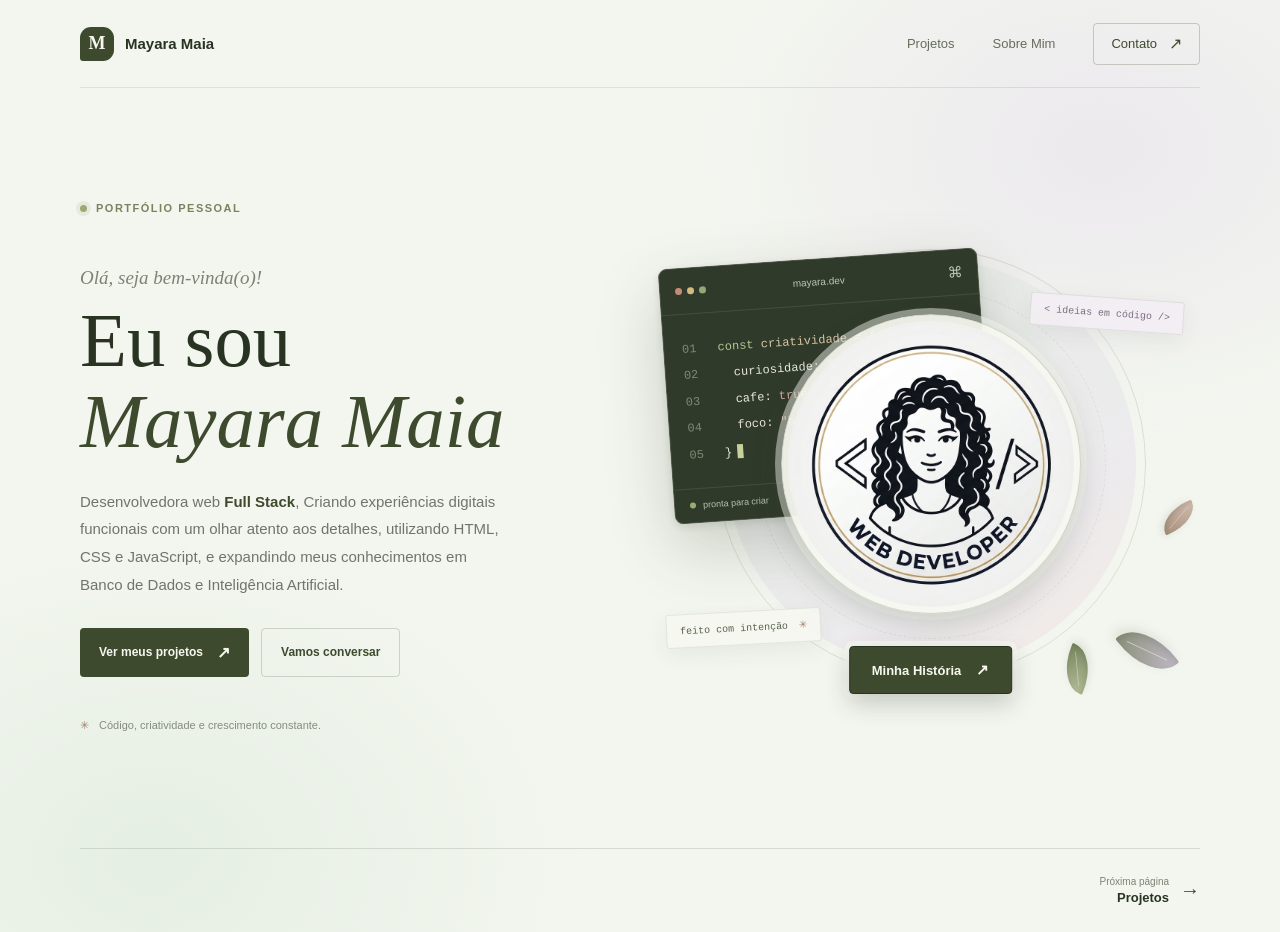
<file: index.html>
<!DOCTYPE html>
<html lang="pt-BR">
<head>
    <meta charset="UTF-8">
    <meta name="viewport" content="width=device-width, initial-scale=1.0">
    <title>Portfólio Pessoal</title>
    <link rel="stylesheet" href="index.css">
    <link rel="stylesheet" href="navegacao-paginas.css">
</head>
<body>

  <nav class="menu-navegacao" aria-label="Navegação principal">
    <a class="marca" href="index.html"><span class="marca-simbolo">M</span> Mayara Maia</a>
    <div class="links-navegacao">
      <a href="projetos.html">Projetos</a>
      <a href="conhecimento.html">Sobre Mim</a>
      <a class="link-contato" href="contato.html">Contato <span aria-hidden="true">↗</span></a>
    </div>
  </nav>

  <main>
    <section class="apresentacao" aria-labelledby="titulo-principal">
      <div class="texto-apresentacao">
        <p class="sobretitulo"><span class="ponto-status"></span> Portfólio pessoal</p>
        <p class="saudacao">Olá, seja bem-vinda(o)!</p>
        <h1 id="titulo-principal">Eu sou<br><span>Mayara Maia</span></h1>
        <p class="descricao">Desenvolvedora web <strong>Full Stack</strong>, Criando experiências digitais funcionais com um olhar atento aos detalhes, utilizando HTML, CSS e JavaScript, e expandindo meus conhecimentos em Banco de Dados e Inteligência Artificial.</p>
        <div class="acoes">
          <a class="botao-principal" href="projetos.html">Ver meus projetos <span aria-hidden="true">↗</span></a>
          <a class="botao-secundario" href="contato.html">Vamos conversar</a>
        </div>
        <p class="nota-disponibilidade"><span aria-hidden="true">✳</span> Código, criatividade e crescimento constante.</p>
      </div>

      <div class="cena-visual" aria-label="Ilustração de uma janela de código cercada por folhas">
        <div class="orbita orbita-externa"></div>
        <div class="orbita orbita-interna"></div>
        <div class="folhagem" aria-hidden="true">
          <span class="folha folha-um"></span>
          <span class="folha folha-dois"></span>
          <span class="folha folha-tres"></span>
          <span class="folha folha-quatro"></span>
          <span class="folha folha-cinco"></span>
        </div>
        <div class="selo-logo">
          <img src="assets/logo mayara.jpg" alt="Logo ilustrada de Mayara como desenvolvedora web">
        </div>
        <a class="botao-historia" href="conhecimento.html">Minha História <span aria-hidden="true">↗</span></a>
        <div class="janela-codigo">
          <div class="barra-janela">
            <div class="controles-janela" aria-hidden="true"><i></i><i></i><i></i></div>
            <span>mayara.dev</span>
            <span class="janela-icone" aria-hidden="true">⌘</span>
          </div>
          <div class="codigo">
            <p><span class="numero-linha">01</span> <span class="codigo-suave">const</span> <span class="codigo-nome">criatividade</span> = {</p>
            <p><span class="numero-linha">02</span> &nbsp; curiosidade: <span class="codigo-valor">"sempre"</span>,</p>
            <p><span class="numero-linha">03</span> &nbsp; cafe: <span class="codigo-valor">true</span>,</p>
            <p><span class="numero-linha">04</span> &nbsp; foco: <span class="codigo-valor">"boas ideias"</span></p>
            <p><span class="numero-linha">05</span> }<span class="cursor-codigo"></span></p>
          </div>
          <div class="rodape-janela"><span><i></i> pronta para criar</span><span>BR · 2026</span></div>
        </div>
        <span class="etiqueta-visual etiqueta-topo">&lt; ideias em código /&gt;</span>
        <span class="etiqueta-visual etiqueta-base">feito com intenção <span aria-hidden="true">✳</span></span>
      </div>
    </section>
    <footer class="rodape-paginas">
      <nav class="navegacao-paginas" aria-label="Navegação entre páginas">
        <a class="link-pagina pagina-proxima" href="projetos.html">
          <span class="pagina-detalhe"><span class="pagina-direcao">Próxima página</span><strong class="pagina-nome">Projetos</strong></span>
          <span class="pagina-seta" aria-hidden="true">→</span>
        </a>
      </nav>
    </footer>
  </main>
</body>
</html>
</file>
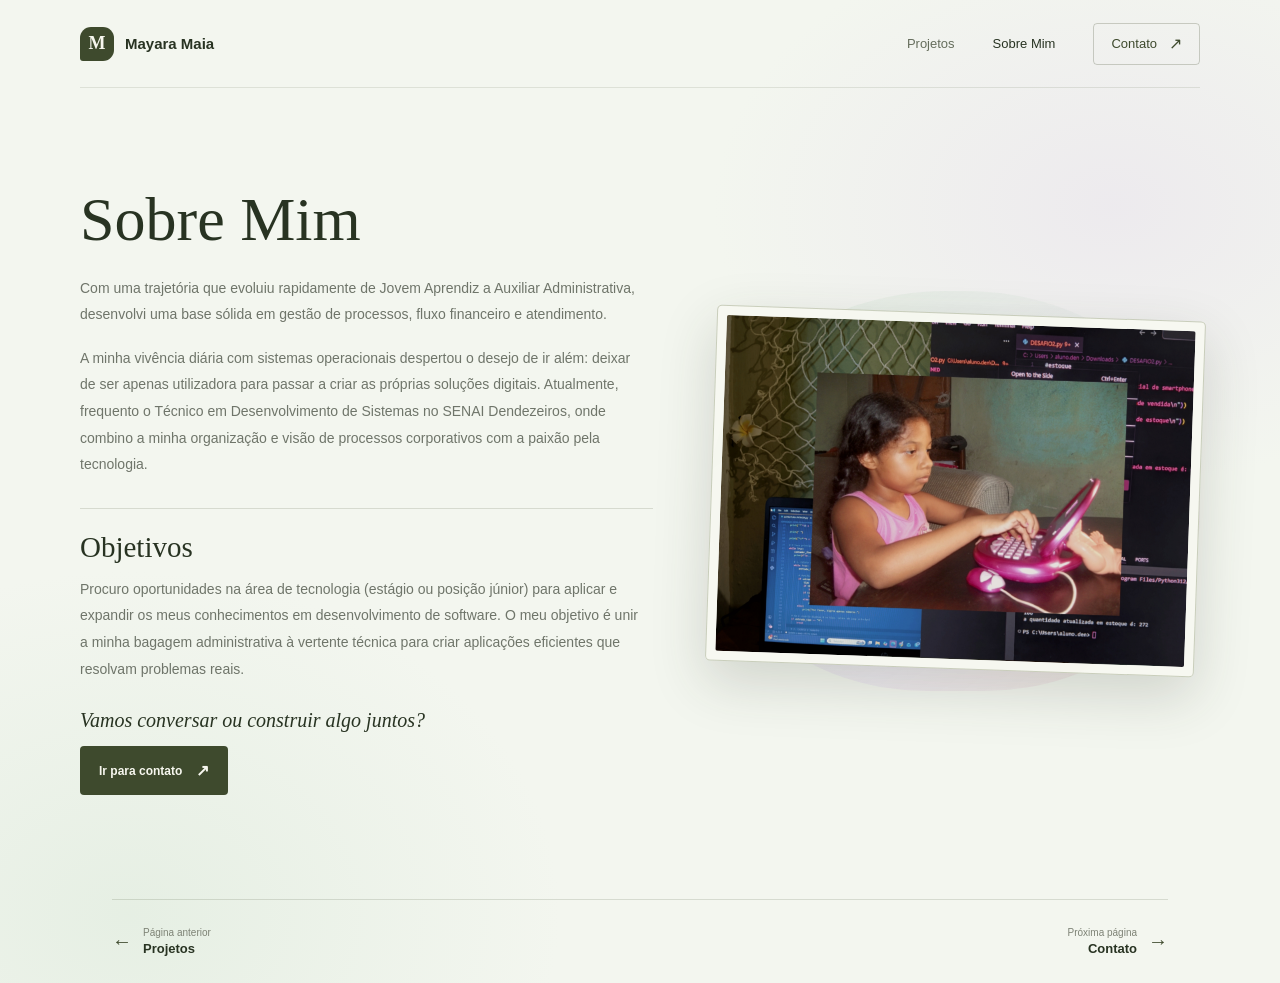
<file: conhecimento.html>
<!DOCTYPE html>
<html lang="pt-BR">
<head>
    <meta charset="UTF-8">
    <meta name="viewport" content="width=device-width, initial-scale=1.0">
        <meta name="theme-color" content="#f3f6ef">
    <link rel="stylesheet" href="conhecimento.css">
        <link rel="stylesheet" href="navegacao-paginas.css">
        <title>Sobre Mim | Mayara Maia</title>
</head>
<body>
    <nav class="menu-navegacao" aria-label="Navegação principal">
        <a class="marca" href="index.html"><span class="marca-simbolo">M</span> Mayara Maia</a>
        <div class="links-navegacao">
            <a href="projetos.html">Projetos</a>
            <a href="conhecimento.html" aria-current="page">Sobre Mim</a>
            <a class="link-contato" href="contato.html">Contato <span aria-hidden="true">↗</span></a>
        </div>
    </nav>

    <main class="conhecimento-main">
        <section class="conhecimento-hero" aria-labelledby="titulo-sobre">
            <div class="conhecimento-conteudo">
                <h1 id="titulo-sobre">Sobre Mim</h1>
                <p>Com uma trajetória que evoluiu rapidamente de Jovem Aprendiz a Auxiliar Administrativa, desenvolvi uma base sólida em gestão de processos, fluxo financeiro e atendimento.</p>
                <p>A minha vivência diária com sistemas operacionais despertou o desejo de ir além: deixar de ser apenas utilizadora para passar a criar as próprias soluções digitais. Atualmente, frequento o Técnico em Desenvolvimento de Sistemas no SENAI Dendezeiros, onde combino a minha organização e visão de processos corporativos com a paixão pela tecnologia.</p>

                <section class="objetivos" aria-labelledby="titulo-objetivos">
                    <h2 id="titulo-objetivos">Objetivos</h2>
                    <p>Procuro oportunidades na área de tecnologia (estágio ou posição júnior) para aplicar e expandir os meus conhecimentos em desenvolvimento de software. O meu objetivo é unir a minha bagagem administrativa à vertente técnica para criar aplicações eficientes que resolvam problemas reais.</p>
                </section>

                <div class="convite">
                    <p>Vamos conversar ou construir algo juntos?</p>
                    <a class="botao-principal" href="contato.html">Ir para contato <span aria-hidden="true">↗</span></a>
                </div>
            </div>

            <div class="imagem-area">
                <figure class="imagem-sobre">
                    <img src="assets/sobremim.png" alt="Mayara criança usando um computador, com telas de código ao fundo">
                </figure>
            </div>
        </section>
        <footer class="rodape-paginas">
            <nav class="navegacao-paginas" aria-label="Navegação entre páginas">
                <a class="link-pagina pagina-anterior" href="projetos.html">
                    <span class="pagina-seta" aria-hidden="true">←</span>
                    <span class="pagina-detalhe"><span class="pagina-direcao">Página anterior</span><strong class="pagina-nome">Projetos</strong></span>
                </a>
                <a class="link-pagina pagina-proxima" href="contato.html">
                    <span class="pagina-detalhe"><span class="pagina-direcao">Próxima página</span><strong class="pagina-nome">Contato</strong></span>
                    <span class="pagina-seta" aria-hidden="true">→</span>
                </a>
            </nav>
        </footer>
    </main>
</body>
</html>
</file>
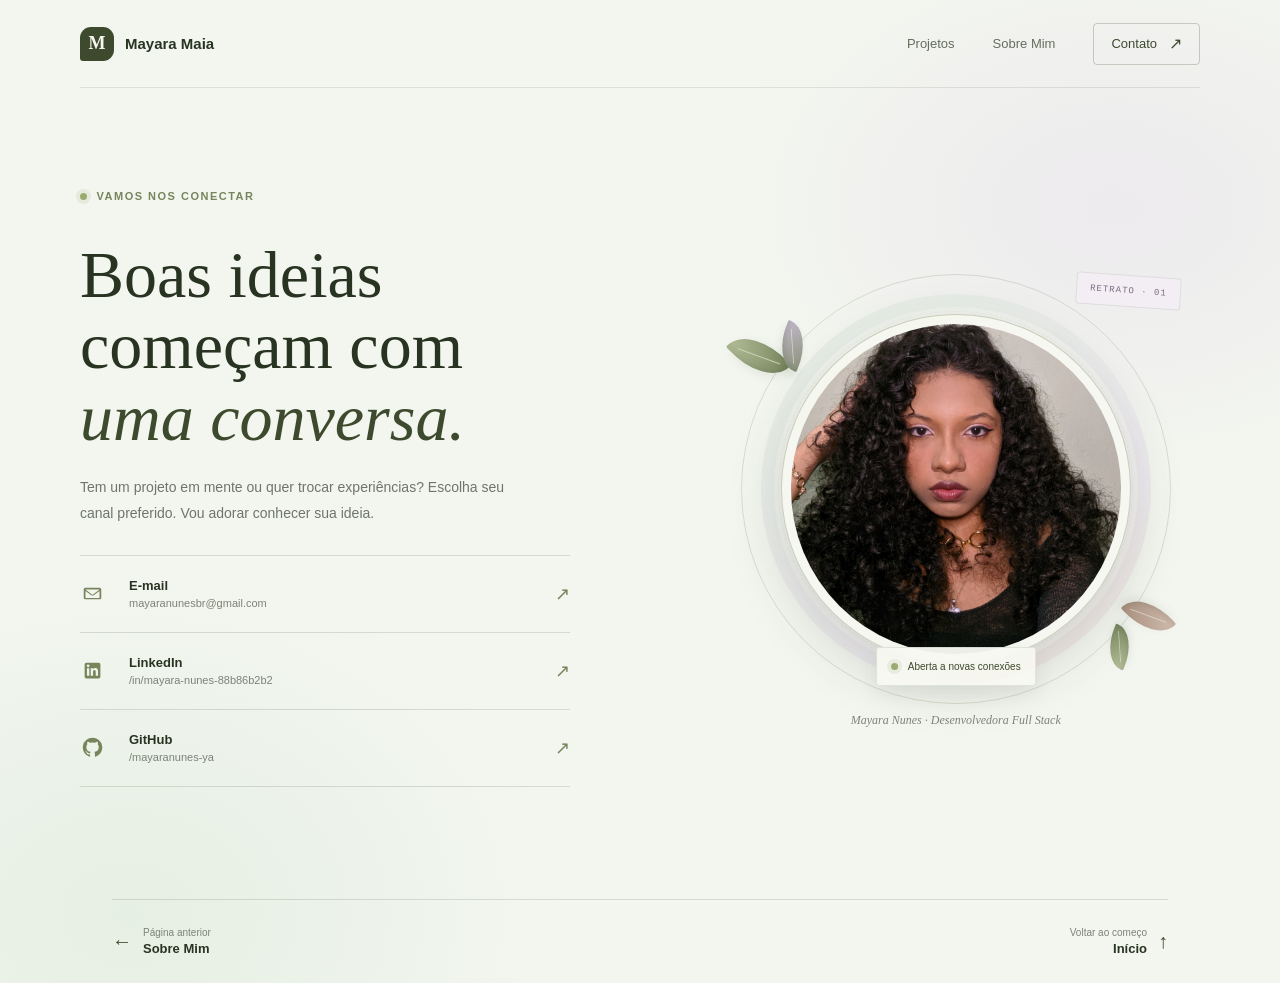
<file: contato.html>
<!DOCTYPE html>
<html lang="pt-BR">
<head>
    <meta charset="UTF-8">
    <meta name="viewport" content="width=device-width, initial-scale=1.0">
    <meta name="theme-color" content="#f3f6ef">
    <title>Contato | Mayara Maia</title>
    <link rel="stylesheet" href="contato.css">
    <link rel="stylesheet" href="navegacao-paginas.css">
</head>
<body>
  <nav class="menu-navegacao" aria-label="Navegação principal">
    <a class="marca" href="index.html"><span class="marca-simbolo">M</span> Mayara Maia</a>
    <div class="links-navegacao">
      <a href="projetos.html">Projetos</a>
      <a href="conhecimento.html">Sobre Mim</a>
      <a class="link-contato" href="contato.html" aria-current="page">Contato <span aria-hidden="true">↗</span></a>
    </div>
  </nav>

  <main class="contato-main">
    <section class="contato-hero" aria-labelledby="titulo-contato">
      <div class="contato-conteudo">
        <p class="sobretitulo"><span class="ponto-status"></span> Vamos nos conectar</p>
        <h1 id="titulo-contato">Boas ideias<br>começam com<br><span>uma conversa.</span></h1>
        <p class="introducao">Tem um projeto em mente ou quer trocar experiências? Escolha seu canal preferido. Vou adorar conhecer sua ideia.</p>

        <ul class="lista-contatos" aria-label="Canais de contato">
          <li>
            <a href="mailto:mayaranunesbr@gmail.com">
              <span class="contato-icone" aria-hidden="true">
                <svg viewBox="0 0 24 24" focusable="false"><path d="M3.75 5.5h16.5A1.75 1.75 0 0 1 22 7.25v9.5a1.75 1.75 0 0 1-1.75 1.75H3.75A1.75 1.75 0 0 1 2 16.75v-9.5A1.75 1.75 0 0 1 3.75 5.5Zm.1 2 7.56 5.67a1 1 0 0 0 1.18 0l7.56-5.67H3.85Zm16.15 1.5-6.21 4.66a3 3 0 0 1-3.58 0L4 9v7.75c0 .14.11.25.25.25h15.5a.25.25 0 0 0 .25-.25V9Z"/></svg>
              </span>
              <span class="contato-detalhe"><span class="contato-tipo">E-mail</span><span class="contato-valor">mayaranunesbr@gmail.com</span></span>
              <span class="contato-seta" aria-hidden="true">↗</span>
            </a>
          </li>
          <li>
            <a href="https://www.linkedin.com/in/mayara-nunes-88b86b2b2" target="_blank" rel="noopener noreferrer">
              <span class="contato-icone" aria-hidden="true">
                <svg viewBox="0 0 24 24" focusable="false"><path d="M19 3H5a2 2 0 0 0-2 2v14a2 2 0 0 0 2 2h14a2 2 0 0 0 2-2V5a2 2 0 0 0-2-2ZM8.34 18H5.67V9.4h2.67ZM7 8.23a1.55 1.55 0 1 1 .02-3.1A1.55 1.55 0 0 1 7 8.23ZM18.34 18h-2.67v-4.18c0-1-.02-2.29-1.4-2.29s-1.62 1.1-1.62 2.22V18H9.98V9.4h2.56v1.17h.04a2.8 2.8 0 0 1 2.52-1.38c2.7 0 3.2 1.78 3.2 4.1Z"/></svg>
              </span>
              <span class="contato-detalhe"><span class="contato-tipo">LinkedIn</span><span class="contato-valor">/in/mayara-nunes-88b86b2b2</span></span>
              <span class="contato-seta" aria-hidden="true">↗</span>
            </a>
          </li>
          <li>
            <a href="https://github.com/mayaranunes-ya" target="_blank" rel="noopener noreferrer">
              <span class="contato-icone" aria-hidden="true">
                <svg viewBox="0 0 24 24" focusable="false"><path d="M12 .9a11.1 11.1 0 0 0-3.51 21.63c.56.1.76-.24.76-.54v-2.08c-3.1.67-3.76-1.32-3.76-1.32-.51-1.29-1.24-1.63-1.24-1.63-1.02-.7.08-.69.08-.69 1.13.08 1.73 1.16 1.73 1.16 1 1.72 2.63 1.22 3.27.93.1-.73.39-1.22.71-1.5-2.48-.28-5.09-1.24-5.09-5.53 0-1.22.44-2.22 1.16-3-.12-.28-.5-1.42.11-2.96 0 0 .95-.3 3.05 1.15a10.6 10.6 0 0 1 5.55 0c2.1-1.45 3.05-1.15 3.05-1.15.61 1.54.23 2.68.11 2.96.72.78 1.16 1.78 1.16 3 0 4.3-2.61 5.24-5.1 5.52.4.35.76 1.02.76 2.06v3.08c0 .3.2.65.77.54A11.1 11.1 0 0 0 12 .9Z"/></svg>
              </span>
              <span class="contato-detalhe"><span class="contato-tipo">GitHub</span><span class="contato-valor">/mayaranunes-ya</span></span>
              <span class="contato-seta" aria-hidden="true">↗</span>
            </a>
          </li>
        </ul>
      </div>

      <div class="retrato-area">
        <span class="retrato-indice">RETRATO <span>·</span> 01</span>
        <div class="retrato-orbita retrato-orbita-externa"></div>
        <div class="retrato-orbita retrato-orbita-interna"></div>
        <div class="folhagem" aria-hidden="true"><i></i><i></i><i></i><i></i></div>
        <figure class="retrato">
          <img src="assets/perfil2.png" alt="Retrato de Mayara Nunes">
        </figure>
        <div class="selo-disponibilidade"><span class="ponto-status"></span> Aberta a novas conexões</div>
        <p class="retrato-legenda">Mayara Nunes <span>·</span> Desenvolvedora Full Stack</p>
      </div>
    </section>
    <footer class="rodape-paginas">
      <nav class="navegacao-paginas" aria-label="Navegação entre páginas">
        <a class="link-pagina pagina-anterior" href="conhecimento.html">
          <span class="pagina-seta" aria-hidden="true">←</span>
          <span class="pagina-detalhe"><span class="pagina-direcao">Página anterior</span><strong class="pagina-nome">Sobre Mim</strong></span>
        </a>
        <a class="link-pagina pagina-proxima" href="index.html">
          <span class="pagina-detalhe"><span class="pagina-direcao">Voltar ao começo</span><strong class="pagina-nome">Início</strong></span>
          <span class="pagina-seta" aria-hidden="true">↑</span>
        </a>
      </nav>
    </footer>
  </main>
</body>
</html>
</file>
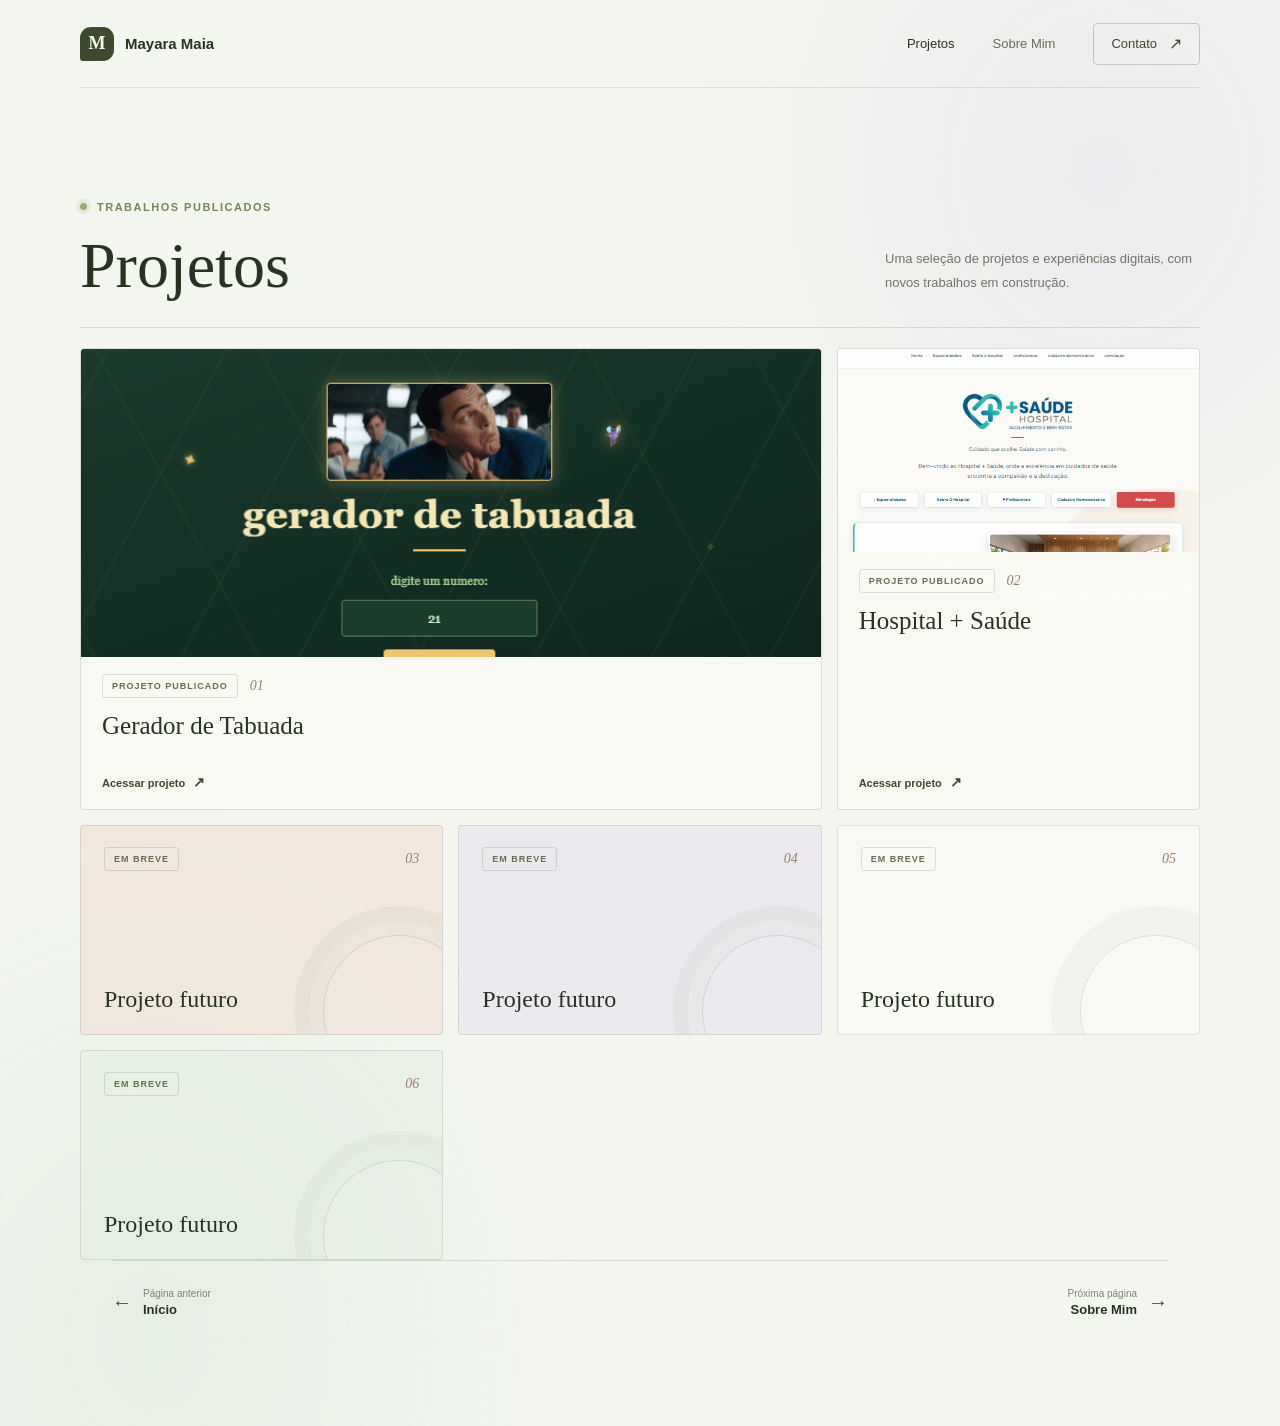
<file: projetos.html>
<!DOCTYPE html>
<html lang="pt-BR">
<head>
	<meta charset="UTF-8">
	<meta name="viewport" content="width=device-width, initial-scale=1.0">
	<meta name="theme-color" content="#f3f6ef">
	<title>Projetos | Mayara Maia</title>
	<link rel="stylesheet" href="projetos.css">
	<link rel="stylesheet" href="navegacao-paginas.css">
</head>
<body>
	<nav class="menu-navegacao" aria-label="Navegação principal">
		<a class="marca" href="index.html"><span class="marca-simbolo">M</span> Mayara Maia</a>
		<div class="links-navegacao">
			<a href="projetos.html" aria-current="page">Projetos</a>
			<a href="conhecimento.html">Sobre Mim</a>
			<a class="link-contato" href="contato.html">Contato <span aria-hidden="true">↗</span></a>
		</div>
	</nav>

	<main class="projetos-main">
		<header class="projetos-intro">
			<div>
				<p class="sobretitulo"><span class="ponto-status"></span> Trabalhos publicados</p>
				<h1 id="titulo-projetos">Projetos</h1>
			</div>
			<p class="intro-nota">Uma seleção de projetos e experiências digitais, com novos trabalhos em construção.</p>
		</header>

		<section class="grade-projetos" aria-labelledby="titulo-projetos">
			<a class="projeto-publicado projeto-destaque" href="https://tabuada-online-puce.vercel.app/" target="_blank" rel="noopener noreferrer" aria-label="Abrir o projeto Gerador de Tabuada em nova aba">
				<div class="projeto-imagem">
					<img src="assets/site tabuada.png" alt="Captura de tela do Gerador de Tabuada">
				</div>
				<div class="projeto-info">
					<div class="projeto-topo"><span class="projeto-status">Projeto publicado</span><span class="projeto-numero">01</span></div>
					<h2>Gerador de Tabuada</h2>
					<span class="projeto-link-acao">Acessar projeto <span aria-hidden="true">↗</span></span>
				</div>
			</a>
			<a class="projeto-publicado" href="https://projetositemaissaude.vercel.app/" target="_blank" rel="noopener noreferrer" aria-label="Abrir o projeto Hospital + Saúde em nova aba">
				<div class="projeto-imagem">
					<img src="assets/site teste hospiltal mais saude.png" alt="Captura de tela do site Hospital + Saúde">
				</div>
				<div class="projeto-info">
					<div class="projeto-topo"><span class="projeto-status">Projeto publicado</span><span class="projeto-numero">02</span></div>
					<h2>Hospital + Saúde</h2>
					<span class="projeto-link-acao">Acessar projeto <span aria-hidden="true">↗</span></span>
				</div>
			</a>
			<article class="projeto-futuro projeto-rosa">
				<div class="projeto-topo"><span class="projeto-status">Em breve</span><span class="projeto-numero">03</span></div>
				<h2>Projeto futuro</h2>
			</article>
			<article class="projeto-futuro projeto-lilas">
				<div class="projeto-topo"><span class="projeto-status">Em breve</span><span class="projeto-numero">04</span></div>
				<h2>Projeto futuro</h2>
			</article>
			<article class="projeto-futuro projeto-claro">
				<div class="projeto-topo"><span class="projeto-status">Em breve</span><span class="projeto-numero">05</span></div>
				<h2>Projeto futuro</h2>
			</article>
			<article class="projeto-futuro projeto-oliva">
				<div class="projeto-topo"><span class="projeto-status">Em breve</span><span class="projeto-numero">06</span></div>
				<h2>Projeto futuro</h2>
			</article>
		</section>
		<footer class="rodape-paginas">
			<nav class="navegacao-paginas" aria-label="Navegação entre páginas">
				<a class="link-pagina pagina-anterior" href="index.html">
					<span class="pagina-seta" aria-hidden="true">←</span>
					<span class="pagina-detalhe"><span class="pagina-direcao">Página anterior</span><strong class="pagina-nome">Início</strong></span>
				</a>
				<a class="link-pagina pagina-proxima" href="conhecimento.html">
					<span class="pagina-detalhe"><span class="pagina-direcao">Próxima página</span><strong class="pagina-nome">Sobre Mim</strong></span>
					<span class="pagina-seta" aria-hidden="true">→</span>
				</a>
			</nav>
		</footer>
	</main>
</body>
</html>
</file>
<file: index.css>
:root {
	color-scheme: light;
	--oliva: #3e4a2d;
	--oliva-escuro: #283322;
	--oliva-claro: #78845c;
	--menta: #e4eee2;
	--menta-claro: #f3f6ef;
	--lilas: #e9e3ed;
	--rosa: #f0dfd5;
	--texto: #30362c;
	--muted: #788071;
}

* {
	box-sizing: border-box;
}

html {
	min-width: 0;
	background: var(--menta-claro);
}

body {
	min-height: 100vh;
	margin: 0;
	color: var(--texto);
	font-family: "Trebuchet MS", "Segoe UI", sans-serif;
	background:
		radial-gradient(ellipse at 86% 16%, rgba(233, 227, 237, 0.68), transparent 25rem),
		radial-gradient(ellipse at 12% 92%, rgba(228, 238, 226, 0.9), transparent 28rem),
		var(--menta-claro);
}

a {
	color: inherit;
	text-decoration: none;
}

a:focus-visible {
	outline: 3px solid #a6b27f;
	outline-offset: 5px;
}

.menu-navegacao {
	width: min(1120px, calc(100% - 64px));
	min-height: 88px;
	margin: 0 auto;
	display: flex;
	align-items: center;
	justify-content: space-between;
	border-bottom: 1px solid rgba(62, 74, 45, 0.12);
}

.marca,
.links-navegacao,
.links-navegacao a {
	display: flex;
	align-items: center;
}

.marca {
	gap: 11px;
	color: var(--oliva-escuro);
	font-size: 15px;
	font-weight: 700;
}

.marca-simbolo {
	width: 34px;
	aspect-ratio: 1;
	display: grid;
	place-items: center;
	border-radius: 11px 11px 11px 3px;
	color: #f7f7ef;
	background: var(--oliva);
	font-family: Georgia, serif;
	font-size: 18px;
}

.links-navegacao {
	gap: 38px;
	color: #656d5c;
	font-size: 13px;
}

.links-navegacao a {
	min-height: 42px;
	transition: color 180ms ease;
}

.links-navegacao a:hover {
	color: var(--oliva-escuro);
}

.links-navegacao .link-contato {
	gap: 12px;
	padding: 0 17px;
	border: 1px solid rgba(62, 74, 45, 0.24);
	border-radius: 4px;
	color: var(--oliva);
}

.link-contato span {
	font-size: 16px;
}

.apresentacao {
	width: min(1120px, calc(100% - 64px));
	min-height: min(760px, calc(100vh - 89px));
	margin: 0 auto;
	padding: 68px 0 76px;
	display: grid;
	grid-template-columns: 1fr 1fr;
	align-items: center;
	gap: 42px;
}

.texto-apresentacao {
	position: relative;
	z-index: 1;
	padding: 14px 0 8px;
	animation: surgir 700ms both;
}

.sobretitulo {
	display: flex;
	align-items: center;
	gap: 9px;
	margin: 0 0 53px;
	color: var(--oliva-claro);
	font-size: 11px;
	font-weight: 700;
	letter-spacing: 1.5px;
	text-transform: uppercase;
}

.ponto-status,
.rodape-janela i {
	width: 7px;
	aspect-ratio: 1;
	border-radius: 50%;
	background: #9baa70;
	box-shadow: 0 0 0 4px rgba(155, 170, 112, 0.15);
}

.saudacao {
	margin: 0 0 12px;
	color: #7d8275;
	font-family: Georgia, "Times New Roman", serif;
	font-size: 19px;
	font-style: italic;
}

h1 {
	margin: 0;
	color: var(--oliva-escuro);
	font-family: Georgia, "Times New Roman", serif;
	font-size: clamp(52px, 6vw, 78px);
	font-weight: 400;
	line-height: 1.05;
}

h1 span {
	color: var(--oliva);
	font-style: italic;
}

.descricao {
	max-width: 430px;
	margin: 25px 0 29px;
	color: #6f756a;
	font-size: 15px;
	line-height: 1.85;
}

.descricao strong {
	color: var(--oliva);
	font-weight: 700;
}

.acoes {
	display: flex;
	align-items: center;
	flex-wrap: wrap;
	gap: 12px;
}

.botao-principal,
.botao-secundario {
	min-height: 49px;
	display: inline-flex;
	align-items: center;
	justify-content: center;
	gap: 14px;
	padding: 0 19px;
	border-radius: 4px;
	font-size: 12px;
	font-weight: 700;
	transition: transform 180ms ease, background 180ms ease;
}

.botao-principal {
	color: #f7f7ef;
	background: var(--oliva);
}

.botao-principal:hover {
	transform: translateY(-2px);
	background: var(--oliva-escuro);
}

.botao-principal span {
	font-size: 16px;
}

.botao-secundario {
	border: 1px solid rgba(62, 74, 45, 0.2);
	color: var(--oliva);
}

.botao-secundario:hover {
	transform: translateY(-2px);
	background: rgba(228, 238, 226, 0.7);
}

.nota-disponibilidade {
	margin: 42px 0 0;
	color: #868c7f;
	font-size: 11px;
}

.nota-disponibilidade span {
	margin-right: 7px;
	color: #9a806d;
}

.cena-visual {
	position: relative;
	min-height: 490px;
	display: grid;
	place-items: center;
	isolation: isolate;
	animation: surgir 850ms 100ms both;
}

.cena-visual::before {
	position: absolute;
	z-index: -2;
	width: min(410px, 90%);
	aspect-ratio: 1;
	border-radius: 50%;
	background: linear-gradient(145deg, rgba(228, 238, 226, 0.95), rgba(233, 227, 237, 0.58) 70%, rgba(240, 223, 213, 0.5));
	content: "";
}

.cena-visual::after {
	position: absolute;
	z-index: -3;
	inset: 9% 1%;
	background-image: linear-gradient(rgba(62, 74, 45, 0.045) 1px, transparent 1px), linear-gradient(90deg, rgba(62, 74, 45, 0.045) 1px, transparent 1px);
	background-size: 28px 28px;
	mask-image: radial-gradient(ellipse, black, transparent 72%);
	content: "";
}

.orbita {
	position: absolute;
	z-index: -1;
	border: 1px solid rgba(91, 107, 69, 0.16);
	border-radius: 50%;
}

.orbita-externa {
	width: 430px;
	aspect-ratio: 1;
}

.orbita-interna {
	width: 350px;
	aspect-ratio: 1;
	border-style: dashed;
	opacity: 0.6;
}

.janela-codigo {
	position: absolute;
	top: 8%;
	left: 1%;
	z-index: 2;
	width: min(320px, 78%);
	overflow: hidden;
	border: 1px solid rgba(239, 241, 225, 0.2);
	border-radius: 9px;
	color: #e7e9dc;
	background: #303a2b;
	box-shadow: 0 25px 65px rgba(48, 58, 43, 0.22), 0 3px 8px rgba(48, 58, 43, 0.12);
	transform: rotate(-4deg);
}

.barra-janela {
	height: 46px;
	display: grid;
	grid-template-columns: 1fr 1fr 1fr;
	align-items: center;
	padding: 0 15px;
	border-bottom: 1px solid rgba(239, 241, 225, 0.1);
	color: #bdc3b0;
	font-family: "Trebuchet MS", sans-serif;
	font-size: 10px;
}

.barra-janela > span:nth-child(2) {
	text-align: center;
}

.controles-janela {
	display: flex;
	gap: 5px;
}

.controles-janela i {
	width: 7px;
	aspect-ratio: 1;
	border-radius: 50%;
	background: #c28c76;
}

.controles-janela i:nth-child(2) {
	background: #d3bb7e;
}

.controles-janela i:nth-child(3) {
	background: #94a779;
}

.janela-icone {
	text-align: right;
	font-size: 15px;
}

.codigo {
	padding: 22px 18px 20px;
	font-family: Consolas, "Courier New", monospace;
	font-size: 12px;
	line-height: 2.2;
}

.codigo p {
	margin: 0;
	white-space: nowrap;
}

.numero-linha {
	margin-right: 14px;
	color: #7f8975;
}

.codigo-suave {
	color: #b7c58c;
}

.codigo-nome {
	color: #d9c6a5;
}

.codigo-valor {
	color: #d4a998;
}

.cursor-codigo {
	width: 6px;
	height: 14px;
	display: inline-block;
	margin-left: 5px;
	vertical-align: middle;
	background: #c8d19b;
	animation: piscar 1.2s steps(2, start) infinite;
}

.rodape-janela {
	min-height: 34px;
	display: flex;
	align-items: center;
	justify-content: space-between;
	padding: 0 15px;
	border-top: 1px solid rgba(239, 241, 225, 0.1);
	color: #b8c0ab;
	font-size: 9px;
}

.rodape-janela span:first-child {
	display: flex;
	align-items: center;
	gap: 7px;
}

.rodape-janela i {
	width: 6px;
	box-shadow: none;
}

.etiqueta-visual {
	position: absolute;
	z-index: 2;
	padding: 10px 13px;
	border: 1px solid rgba(62, 74, 45, 0.1);
	border-radius: 3px;
	color: #58624b;
	background: rgba(247, 248, 241, 0.9);
	box-shadow: 0 7px 22px rgba(48, 58, 43, 0.07);
	font-family: Consolas, "Courier New", monospace;
	font-size: 10px;
}

.etiqueta-topo {
	top: 16%;
	right: 3%;
	color: #7c6d81;
	background: rgba(242, 238, 244, 0.92);
	transform: rotate(4deg);
}

.etiqueta-base {
	bottom: 13%;
	left: 1%;
	transform: rotate(-3deg);
}

.etiqueta-base span {
	margin-left: 5px;
	color: #9a806d;
}

.folhagem {
	position: absolute;
	z-index: 2;
	inset: 0;
	pointer-events: none;
}

.folha {
	position: absolute;
	width: 48px;
	height: 77px;
	border-radius: 4% 92% 4% 92%;
	background: linear-gradient(135deg, #a9b58b, #65784e);
	box-shadow: inset 4px -3px 9px rgba(38, 51, 30, 0.15), 0 7px 15px rgba(62, 74, 45, 0.12);
	transform-origin: 50% 90%;
}

.folha::after {
	position: absolute;
	top: 12%;
	left: 49%;
	width: 1px;
	height: 77%;
	background: rgba(244, 246, 232, 0.58);
	content: "";
	transform: rotate(-27deg);
}

.folha-um {
	top: 15%;
	left: 9%;
	transform: rotate(-42deg) scale(0.78);
}

.folha-dois {
	top: 20%;
	left: 17%;
	background: linear-gradient(135deg, #bdc5a5, #83936a);
	transform: rotate(22deg) scale(0.62);
}

.folha-tres {
	right: 8%;
	bottom: 14%;
	background: linear-gradient(135deg, #c2b9c9, #899078);
	transform: rotate(142deg) scale(0.75);
}

.folha-quatro {
	right: 17%;
	bottom: 10%;
	background: linear-gradient(135deg, #b6c09a, #75845d);
	transform: rotate(202deg) scale(0.58);
}

.folha-cinco {
	top: 48%;
	right: 2%;
	background: linear-gradient(135deg, #d2bcae, #a78f7d);
	transform: rotate(67deg) scale(0.48);
}

.selo-logo {
	position: absolute;
	top: 50%;
	left: 50%;
	z-index: 4;
	width: clamp(220px, 29vw, 300px);
	aspect-ratio: 1;
	padding: 6px;
	border: 1px solid rgba(120, 132, 92, 0.3);
	border-radius: 50%;
	background: rgba(247, 248, 241, 0.94);
	box-shadow: 0 12px 30px rgba(48, 58, 43, 0.2), 0 0 0 6px rgba(247, 248, 241, 0.48);
	transform: translate(-50%, -50%);
	animation: flutuar 5s ease-in-out infinite;
}

.selo-logo img {
	width: 100%;
	height: 100%;
	display: block;
	border-radius: 50%;
	object-fit: cover;
	object-position: center;
}

.botao-historia {
	position: absolute;
	bottom: 3%;
	left: 50%;
	z-index: 5;
	min-height: 48px;
	display: inline-flex;
	align-items: center;
	justify-content: center;
	gap: 15px;
	padding: 0 22px;
	border: 1px solid var(--oliva-escuro);
	border-radius: 4px;
	color: #f7f7ef;
	background: var(--oliva);
	box-shadow: 0 9px 24px rgba(40, 51, 34, 0.24), 0 0 0 5px rgba(247, 248, 241, 0.72);
	font-size: 13px;
	font-weight: 700;
	transform: translateX(-50%);
	transition: color 180ms ease, background 180ms ease, transform 180ms ease;
}

.botao-historia:hover {
	color: #f7f7ef;
	background: var(--oliva-escuro);
	transform: translate(-50%, -3px);
}

.botao-historia span {
	font-size: 15px;
}

@keyframes surgir {
	from {
		opacity: 0;
		transform: translateY(14px);
	}
	to {
		opacity: 1;
		transform: translateY(0);
	}
}

@keyframes flutuar {
	0%,
	100% {
		transform: translate(-50%, -50%) translateY(0) rotate(-5deg);
	}
	50% {
		transform: translate(-50%, -50%) translateY(-8px) rotate(2deg);
	}
}

@keyframes piscar {
	to {
		visibility: hidden;
	}
}

@media (max-width: 900px) {
	.apresentacao {
		grid-template-columns: minmax(0, 1fr);
	}
}

@media (max-width: 760px) {
	.menu-navegacao,
	.apresentacao {
		width: min(100% - 40px, 560px);
	}

	.menu-navegacao {
		min-height: 74px;
	}

	.links-navegacao {
		gap: 17px;
		font-size: 12px;
	}

	.links-navegacao .link-contato {
		min-height: 38px;
		padding: 0 12px;
	}

	.apresentacao {
		min-height: auto;
		padding: 64px 0 40px;
		grid-template-columns: 1fr;
		gap: 22px;
	}

	.sobretitulo {
		margin-bottom: 37px;
	}

	h1 {
		font-size: clamp(56px, 13vw, 76px);
	}

	.descricao {
		max-width: 470px;
	}

	.nota-disponibilidade {
		margin-top: 28px;
	}

	.cena-visual {
		min-height: 410px;
	}

	.janela-codigo {
		width: min(300px, 72%);
	}

	.orbita-externa {
		width: min(390px, 94%);
	}

	.orbita-interna {
		width: min(320px, 78%);
	}
}

@media (max-width: 420px) {
	.menu-navegacao,
	.apresentacao {
		width: calc(100% - 32px);
	}

	.marca {
		gap: 8px;
		font-size: 13px;
	}

	.links-navegacao {
		width: 100%;
		justify-content: space-between;
		gap: 8px;
		font-size: 11px;
	}

	.menu-navegacao {
		min-height: auto;
		align-items: flex-start;
		flex-direction: column;
		justify-content: flex-start;
		gap: 6px;
		padding: 12px 0;
	}

	.links-navegacao .link-contato {
		min-height: 36px;
		padding: 0 10px;
	}

	.apresentacao {
		padding-top: 48px;
	}

	.acoes {
		align-items: stretch;
	}

	.botao-principal,
	.botao-secundario {
		padding: 0 13px;
		font-size: 11px;
	}

	.cena-visual {
		min-height: 350px;
	}

	.janela-codigo {
		top: 2%;
		width: min(270px, 90%);
	}

	.selo-logo {
		width: clamp(190px, 68vw, 240px);
	}

	.codigo {
		padding-right: 12px;
		padding-left: 12px;
		font-size: 10px;
	}

	.numero-linha {
		margin-right: 8px;
	}

	.etiqueta-visual {
		font-size: 8px;
	}
}

@media (prefers-reduced-motion: reduce) {
	*,
	*::before,
	*::after {
		scroll-behavior: auto !important;
		animation-duration: 0.01ms !important;
		animation-iteration-count: 1 !important;
		transition-duration: 0.01ms !important;
	}
}
</file>
<file: navegacao-paginas.css>
.rodape-paginas {
	width: min(1120px, calc(100% - 64px));
	margin: 0 auto;
}

.navegacao-paginas {
	min-height: 84px;
	display: flex;
	align-items: center;
	justify-content: space-between;
	gap: 16px;
	border-top: 1px solid rgba(62, 74, 45, 0.16);
}

.link-pagina {
	min-width: 0;
	min-height: 60px;
	display: inline-flex;
	align-items: center;
	gap: 11px;
	color: var(--oliva);
	transition: color 180ms ease, transform 180ms ease;
}

.link-pagina:hover {
	color: var(--oliva-escuro);
	transform: translateY(-2px);
}

.pagina-detalhe {
	min-width: 0;
	display: grid;
	gap: 3px;
}

.pagina-direcao {
	color: #7d8275;
	font-size: 10px;
}

.pagina-nome {
	color: var(--oliva-escuro);
	font-size: 13px;
}

.pagina-seta {
	font-size: 20px;
}

.pagina-proxima {
	margin-left: auto;
	text-align: right;
}

@media (max-width: 900px) {
	.rodape-paginas {
		width: min(100% - 48px, 720px);
	}
}

@media (max-width: 680px) {
	.rodape-paginas {
		width: calc(100% - 40px);
	}

	.navegacao-paginas {
		min-height: 74px;
		gap: 8px;
	}

	.link-pagina {
		gap: 7px;
	}
}

@media (max-width: 420px) {
	.rodape-paginas {
		width: calc(100% - 32px);
	}

	.pagina-direcao {
		font-size: 9px;
	}

	.pagina-nome {
		font-size: 12px;
	}
}
</file>
<file: conhecimento.css>
:root {
	color-scheme: light;
	--oliva: #3e4a2d;
	--oliva-escuro: #283322;
	--oliva-claro: #78845c;
	--menta: #e4eee2;
	--menta-claro: #f3f6ef;
	--lilas: #e9e3ed;
	--rosa: #f0dfd5;
	--texto: #30362c;
}

* {
	box-sizing: border-box;
}

html {
	min-width: 0;
	background: var(--menta-claro);
}

body {
	min-height: 100vh;
	margin: 0;
	color: var(--texto);
	font-family: "Trebuchet MS", "Segoe UI", sans-serif;
	background:
		radial-gradient(ellipse at 87% 21%, rgba(233, 227, 237, 0.62), transparent 25rem),
		radial-gradient(ellipse at 10% 93%, rgba(228, 238, 226, 0.88), transparent 27rem),
		var(--menta-claro);
}

a {
	color: inherit;
	text-decoration: none;
}

a:focus-visible {
	outline: 3px solid #a6b27f;
	outline-offset: 5px;
}

.menu-navegacao {
	width: min(1120px, calc(100% - 64px));
	min-height: 88px;
	margin: 0 auto;
	display: flex;
	align-items: center;
	justify-content: space-between;
	border-bottom: 1px solid rgba(62, 74, 45, 0.12);
}

.marca,
.links-navegacao,
.links-navegacao a {
	display: flex;
	align-items: center;
}

.marca {
	gap: 11px;
	color: var(--oliva-escuro);
	font-size: 15px;
	font-weight: 700;
}

.marca-simbolo {
	width: 34px;
	aspect-ratio: 1;
	display: grid;
	place-items: center;
	border-radius: 11px 11px 11px 3px;
	color: #f7f7ef;
	background: var(--oliva);
	font-family: Georgia, serif;
	font-size: 18px;
}

.links-navegacao {
	gap: 38px;
	color: #656d5c;
	font-size: 13px;
}

.links-navegacao a {
	min-height: 42px;
	transition: color 180ms ease;
}

.links-navegacao a:hover,
.links-navegacao a[aria-current="page"] {
	color: var(--oliva-escuro);
}

.links-navegacao .link-contato {
	gap: 12px;
	padding: 0 17px;
	border: 1px solid rgba(62, 74, 45, 0.24);
	border-radius: 4px;
	color: var(--oliva);
}

.link-contato span {
	font-size: 16px;
}

.conhecimento-main {
	width: min(1120px, calc(100% - 64px));
	margin: 0 auto;
}

.conhecimento-hero {
	min-height: calc(100vh - 89px);
	padding: 70px 0 76px;
	display: grid;
	grid-template-columns: minmax(0, 1.08fr) minmax(360px, 0.92fr);
	align-items: center;
	gap: 58px;
}

.conhecimento-conteudo {
	position: relative;
	z-index: 1;
	animation: surgir 650ms both;
}

h1,
h2 {
	margin: 0;
	color: var(--oliva-escuro);
	font-family: Georgia, "Times New Roman", serif;
	font-weight: 400;
}

h1 {
	margin-bottom: 22px;
	font-size: 62px;
	line-height: 1.08;
}

.conhecimento-conteudo > p,
.objetivos p {
	max-width: 560px;
	margin: 0 0 17px;
	color: #6f756a;
	font-size: 14px;
	line-height: 1.9;
}

.objetivos {
	margin-top: 30px;
	padding-top: 22px;
	border-top: 1px solid rgba(62, 74, 45, 0.16);
}

h2 {
	margin-bottom: 12px;
	font-size: 29px;
}

.convite {
	margin-top: 27px;
}

.convite p {
	margin: 0 0 14px;
	color: var(--oliva-escuro);
	font-family: Georgia, "Times New Roman", serif;
	font-size: 20px;
	font-style: italic;
}

.botao-principal {
	min-height: 49px;
	display: inline-flex;
	align-items: center;
	justify-content: center;
	gap: 14px;
	padding: 0 19px;
	border-radius: 4px;
	color: #f7f7ef;
	background: var(--oliva);
	font-size: 12px;
	font-weight: 700;
	transition: transform 180ms ease, background 180ms ease;
}

.botao-principal:hover {
	transform: translateY(-2px);
	background: var(--oliva-escuro);
}

.botao-principal span {
	font-size: 16px;
}

.imagem-area {
	position: relative;
	min-height: 500px;
	display: grid;
	place-items: center;
	isolation: isolate;
	animation: surgir 850ms 100ms both;
}

.imagem-area::before {
	position: absolute;
	z-index: -2;
	inset: 10% 0;
	border-radius: 48% 48% 44% 44%;
	background: linear-gradient(145deg, rgba(228, 238, 226, 0.96), rgba(233, 227, 237, 0.68) 68%, rgba(240, 223, 213, 0.62));
	content: "";
}

.imagem-area::after {
	position: absolute;
	z-index: -3;
	inset: 7% 0;
	background-image: linear-gradient(rgba(62, 74, 45, 0.045) 1px, transparent 1px), linear-gradient(90deg, rgba(62, 74, 45, 0.045) 1px, transparent 1px);
	background-size: 28px 28px;
	mask-image: radial-gradient(ellipse, black, transparent 72%);
	content: "";
}

.imagem-sobre {
	width: min(100%, 490px);
	margin: 0;
	padding: 9px;
	border: 1px solid rgba(120, 132, 92, 0.36);
	border-radius: 5px;
	background: rgba(247, 248, 241, 0.95);
	box-shadow: 0 20px 55px rgba(48, 58, 43, 0.18);
	transform: rotate(2deg);
}

.imagem-sobre img {
	width: 100%;
	height: auto;
	display: block;
	border-radius: 2px;
}

@keyframes surgir {
	from {
		opacity: 0;
		transform: translateY(14px);
	}
	to {
		opacity: 1;
		transform: translateY(0);
	}
}

@media (max-width: 900px) {
	.menu-navegacao,
	.conhecimento-main {
		width: min(100% - 48px, 720px);
	}

	.conhecimento-hero {
		padding: 58px 0 52px;
		grid-template-columns: minmax(0, 1fr) minmax(280px, 0.85fr);
		gap: 25px;
	}

	h1 {
		font-size: 54px;
	}

	.imagem-area {
		min-height: 430px;
	}
}

@media (max-width: 680px) {
	.menu-navegacao,
	.conhecimento-main {
		width: calc(100% - 40px);
	}

	.menu-navegacao {
		min-height: 74px;
	}

	.links-navegacao {
		gap: 17px;
		font-size: 12px;
	}

	.links-navegacao .link-contato {
		min-height: 38px;
		padding: 0 12px;
	}

	.conhecimento-hero {
		padding: 49px 0 42px;
		grid-template-columns: 1fr;
		gap: 18px;
	}

	h1 {
		font-size: 52px;
	}

	.imagem-area {
		min-height: 390px;
	}

	.imagem-sobre {
		width: min(100%, 460px);
	}
}

@media (max-width: 420px) {
	.menu-navegacao,
	.conhecimento-main {
		width: calc(100% - 32px);
	}

	.marca {
		gap: 8px;
		font-size: 13px;
	}

	.links-navegacao {
		width: 100%;
		justify-content: space-between;
		gap: 8px;
		font-size: 11px;
	}

	.menu-navegacao {
		min-height: auto;
		align-items: flex-start;
		flex-direction: column;
		justify-content: flex-start;
		gap: 6px;
		padding: 12px 0;
	}

	.links-navegacao .link-contato {
		min-height: 36px;
		padding: 0 10px;
	}

	h1 {
		font-size: 46px;
	}

	.imagem-area {
		min-height: 320px;
	}

}

@media (prefers-reduced-motion: reduce) {
	*,
	*::before,
	*::after {
		scroll-behavior: auto !important;
		animation-duration: 0.01ms !important;
		animation-iteration-count: 1 !important;
		transition-duration: 0.01ms !important;
	}
}
</file>
<file: contato.css>
:root {
	color-scheme: light;
	--oliva: #3e4a2d;
	--oliva-escuro: #283322;
	--oliva-claro: #78845c;
	--menta: #e4eee2;
	--menta-claro: #f3f6ef;
	--lilas: #e9e3ed;
	--rosa: #f0dfd5;
	--texto: #30362c;
	--muted: #788071;
}

* {
	box-sizing: border-box;
}

html {
	min-width: 0;
	background: var(--menta-claro);
}

body {
	min-height: 100vh;
	margin: 0;
	color: var(--texto);
	font-family: "Trebuchet MS", "Segoe UI", sans-serif;
	background:
		radial-gradient(ellipse at 87% 21%, rgba(233, 227, 237, 0.62), transparent 25rem),
		radial-gradient(ellipse at 10% 93%, rgba(228, 238, 226, 0.88), transparent 27rem),
		var(--menta-claro);
}

a {
	color: inherit;
	text-decoration: none;
}

a:focus-visible {
	outline: 3px solid #a6b27f;
	outline-offset: 5px;
}

.menu-navegacao {
	width: min(1120px, calc(100% - 64px));
	min-height: 88px;
	margin: 0 auto;
	display: flex;
	align-items: center;
	justify-content: space-between;
	border-bottom: 1px solid rgba(62, 74, 45, 0.12);
}

.marca,
.links-navegacao,
.links-navegacao a {
	display: flex;
	align-items: center;
}

.marca {
	gap: 11px;
	color: var(--oliva-escuro);
	font-size: 15px;
	font-weight: 700;
}

.marca-simbolo {
	width: 34px;
	aspect-ratio: 1;
	display: grid;
	place-items: center;
	border-radius: 11px 11px 11px 3px;
	color: #f7f7ef;
	background: var(--oliva);
	font-family: Georgia, serif;
	font-size: 18px;
}

.links-navegacao {
	gap: 38px;
	color: #656d5c;
	font-size: 13px;
}

.links-navegacao a {
	min-height: 42px;
	transition: color 180ms ease;
}

.links-navegacao a:hover {
	color: var(--oliva-escuro);
}

.links-navegacao .link-contato {
	gap: 12px;
	padding: 0 17px;
	border: 1px solid rgba(62, 74, 45, 0.24);
	border-radius: 4px;
	color: var(--oliva);
}

.link-contato span {
	font-size: 16px;
}

.contato-main {
	width: min(1120px, calc(100% - 64px));
	margin: 0 auto;
}

.contato-hero {
	min-height: calc(100vh - 89px);
	padding: 66px 0 76px;
	display: grid;
	grid-template-columns: minmax(0, 1.08fr) minmax(360px, 0.92fr);
	align-items: center;
	gap: 58px;
}

.contato-conteudo {
	position: relative;
	z-index: 1;
	animation: surgir 650ms both;
}

.sobretitulo {
	display: flex;
	align-items: center;
	gap: 10px;
	margin: 0 0 37px;
	color: var(--oliva-claro);
	font-size: 11px;
	font-weight: 700;
	letter-spacing: 1.5px;
	text-transform: uppercase;
}

.ponto-status {
	width: 7px;
	aspect-ratio: 1;
	border-radius: 50%;
	background: #9baa70;
	box-shadow: 0 0 0 4px rgba(155, 170, 112, 0.15);
}

h1 {
	margin: 0;
	color: var(--oliva-escuro);
	font-family: Georgia, "Times New Roman", serif;
	font-size: 66px;
	font-weight: 400;
	line-height: 1.08;
}

h1 span {
	color: var(--oliva);
	font-style: italic;
}

.introducao {
	max-width: 430px;
	margin: 22px 0 28px;
	color: #6f756a;
	font-size: 14px;
	line-height: 1.85;
}

.lista-contatos {
	max-width: 490px;
	margin: 0;
	padding: 0;
	list-style: none;
}

.lista-contatos li {
	border-top: 1px solid rgba(62, 74, 45, 0.16);
}

.lista-contatos li:last-child {
	border-bottom: 1px solid rgba(62, 74, 45, 0.16);
}

.lista-contatos a {
	min-height: 76px;
	display: grid;
	grid-template-columns: 39px minmax(0, 1fr) 24px;
	align-items: center;
	gap: 10px;
	transition: padding 180ms ease, color 180ms ease;
}

.lista-contatos a:hover {
	padding-right: 5px;
	padding-left: 5px;
	color: var(--oliva-escuro);
}

.contato-icone {
	width: 25px;
	height: 25px;
	display: grid;
	place-items: center;
	color: var(--oliva-claro);
}

.contato-icone svg {
	width: 21px;
	height: 21px;
	display: block;
	fill: currentColor;
}

.contato-detalhe {
	min-width: 0;
	display: grid;
	gap: 4px;
}

.contato-tipo {
	color: var(--oliva-escuro);
	font-size: 13px;
	font-weight: 700;
}

.contato-valor {
	overflow-wrap: anywhere;
	color: #7d8275;
	font-size: 11px;
}

.contato-seta {
	color: var(--oliva-claro);
	font-size: 18px;
	text-align: right;
}

.retrato-area {
	position: relative;
	min-height: 520px;
	display: grid;
	place-items: center;
	isolation: isolate;
	animation: surgir 850ms 100ms both;
}

.retrato-area::before {
	position: absolute;
	z-index: -2;
	width: min(390px, 88%);
	aspect-ratio: 1;
	border-radius: 50%;
	background: linear-gradient(145deg, rgba(228, 238, 226, 0.96), rgba(233, 227, 237, 0.68) 68%, rgba(240, 223, 213, 0.62));
	content: "";
}

.retrato-area::after {
	position: absolute;
	z-index: -3;
	inset: 10% 1%;
	background-image: linear-gradient(rgba(62, 74, 45, 0.045) 1px, transparent 1px), linear-gradient(90deg, rgba(62, 74, 45, 0.045) 1px, transparent 1px);
	background-size: 28px 28px;
	mask-image: radial-gradient(ellipse, black, transparent 72%);
	content: "";
}

.retrato-orbita {
	position: absolute;
	z-index: -1;
	border: 1px solid rgba(91, 107, 69, 0.18);
	border-radius: 50%;
}

.retrato-orbita-externa {
	width: 430px;
	aspect-ratio: 1;
}

.retrato-orbita-interna {
	width: 355px;
	aspect-ratio: 1;
	border-style: dashed;
	opacity: 0.65;
}

.retrato {
	width: min(350px, 78%);
	aspect-ratio: 1;
	margin: 0;
	padding: 9px;
	border: 1px solid rgba(120, 132, 92, 0.36);
	border-radius: 50%;
	background: rgba(247, 248, 241, 0.95);
	box-shadow: 0 20px 55px rgba(48, 58, 43, 0.18), 0 0 0 7px rgba(247, 248, 241, 0.52);
	animation: flutuar 6s ease-in-out infinite;
}

.retrato img {
	width: 100%;
	height: 100%;
	display: block;
	border-radius: 50%;
	object-fit: cover;
	object-position: center 72%;
}

.retrato-indice {
	position: absolute;
	top: 9%;
	right: 4%;
	padding: 10px 13px;
	border: 1px solid rgba(62, 74, 45, 0.1);
	border-radius: 3px;
	color: #7c6d81;
	background: rgba(242, 238, 244, 0.92);
	font-family: Consolas, "Courier New", monospace;
	font-size: 9px;
	letter-spacing: 1px;
	transform: rotate(4deg);
}

.retrato-indice span,
.retrato-legenda span {
	color: #9a806d;
}

.selo-disponibilidade {
	position: absolute;
	bottom: 12%;
	left: 50%;
	min-height: 39px;
	display: inline-flex;
	align-items: center;
	gap: 10px;
	padding: 0 14px;
	border: 1px solid rgba(62, 74, 45, 0.12);
	border-radius: 3px;
	color: var(--oliva);
	background: rgba(247, 248, 241, 0.96);
	box-shadow: 0 8px 20px rgba(48, 58, 43, 0.08);
	font-size: 10px;
	transform: translateX(-50%);
}

.retrato-legenda {
	position: absolute;
	bottom: 4%;
	left: 50%;
	width: max-content;
	max-width: 100%;
	margin: 0;
	color: #7d8275;
	font-family: Georgia, "Times New Roman", serif;
	font-size: 12px;
	font-style: italic;
	text-align: center;
	transform: translateX(-50%);
}

.folhagem {
	position: absolute;
	z-index: 2;
	inset: 0;
	pointer-events: none;
}

.folhagem i {
	position: absolute;
	width: 35px;
	height: 58px;
	border-radius: 4% 92% 4% 92%;
	background: linear-gradient(135deg, #b6c09a, #75845d);
	box-shadow: inset 3px -2px 6px rgba(38, 51, 30, 0.12), 0 6px 12px rgba(62, 74, 45, 0.1);
}

.folhagem i::after {
	position: absolute;
	top: 12%;
	left: 49%;
	width: 1px;
	height: 77%;
	background: rgba(244, 246, 232, 0.58);
	content: "";
	transform: rotate(-27deg);
}

.folhagem i:nth-child(1) {
	top: 19%;
	left: 6%;
	transform: rotate(-43deg);
}

.folhagem i:nth-child(2) {
	top: 17%;
	left: 13%;
	background: linear-gradient(135deg, #c2b9c9, #899078);
	transform: rotate(23deg) scale(0.78);
}

.folhagem i:nth-child(3) {
	right: 7%;
	bottom: 20%;
	background: linear-gradient(135deg, #d2bcae, #a78f7d);
	transform: rotate(137deg) scale(0.85);
}

.folhagem i:nth-child(4) {
	right: 13%;
	bottom: 14%;
	transform: rotate(203deg) scale(0.7);
}

@keyframes surgir {
	from {
		opacity: 0;
		transform: translateY(14px);
	}
	to {
		opacity: 1;
		transform: translateY(0);
	}
}

@keyframes flutuar {
	0%,
	100% {
		transform: translateY(0) rotate(-2deg);
	}
	50% {
		transform: translateY(-7px) rotate(1deg);
	}
}

@media (max-width: 900px) {
	.menu-navegacao,
	.contato-main {
		width: min(100% - 48px, 720px);
	}

	.contato-hero {
		min-height: auto;
		padding: 58px 0 52px;
		grid-template-columns: minmax(0, 1fr) minmax(280px, 0.85fr);
		gap: 25px;
	}

	h1 {
		font-size: 54px;
	}

	.retrato-area {
		min-height: 450px;
	}

	.retrato-orbita-externa {
		width: min(380px, 100%);
	}

	.retrato-orbita-interna {
		width: min(315px, 83%);
	}

	.retrato {
		width: min(300px, 82%);
	}
}

@media (max-width: 680px) {
	.menu-navegacao,
	.contato-main {
		width: calc(100% - 40px);
	}

	.menu-navegacao {
		min-height: 74px;
	}

	.links-navegacao {
		gap: 17px;
		font-size: 12px;
	}

	.links-navegacao .link-contato {
		min-height: 38px;
		padding: 0 12px;
	}

	.contato-hero {
		padding-top: 49px;
		grid-template-columns: 1fr;
		gap: 12px;
	}

	.sobretitulo {
		margin-bottom: 28px;
	}

	h1 {
		font-size: 52px;
	}

	.introducao {
		max-width: 460px;
	}

	.retrato-area {
		min-height: 430px;
	}

	.retrato {
		width: min(300px, 72%);
	}
}

@media (max-width: 420px) {
	.menu-navegacao,
	.contato-main {
		width: calc(100% - 32px);
	}

	.marca {
		gap: 8px;
		font-size: 13px;
	}

	.links-navegacao {
		width: 100%;
		justify-content: space-between;
		gap: 8px;
		font-size: 11px;
	}

	.menu-navegacao {
		min-height: auto;
		align-items: flex-start;
		flex-direction: column;
		justify-content: flex-start;
		gap: 6px;
		padding: 12px 0;
	}

	.links-navegacao .link-contato {
		min-height: 36px;
		padding: 0 10px;
	}

	h1 {
		font-size: 46px;
	}

	.contato-valor {
		font-size: 10px;
	}

	.retrato-area {
		min-height: 380px;
	}

	.retrato {
		width: min(260px, 75%);
	}

	.retrato-orbita-externa {
		width: min(340px, 100%);
	}

	.retrato-orbita-interna {
		width: min(280px, 82%);
	}

	.retrato-legenda {
		font-size: 10px;
	}
}

@media (prefers-reduced-motion: reduce) {
	*,
	*::before,
	*::after {
		scroll-behavior: auto !important;
		animation-duration: 0.01ms !important;
		animation-iteration-count: 1 !important;
		transition-duration: 0.01ms !important;
	}
}
</file>
<file: projetos.css>
:root {
	color-scheme: light;
	--oliva: #3e4a2d;
	--oliva-escuro: #283322;
	--oliva-claro: #78845c;
	--menta: #e4eee2;
	--menta-claro: #f3f6ef;
	--lilas: #e9e3ed;
	--rosa: #f0dfd5;
	--texto: #30362c;
}

* {
	box-sizing: border-box;
}

html {
	min-width: 0;
	background: var(--menta-claro);
}

body {
	min-height: 100vh;
	margin: 0;
	color: var(--texto);
	font-family: "Trebuchet MS", "Segoe UI", sans-serif;
	background:
		radial-gradient(ellipse at 86% 12%, rgba(233, 227, 237, 0.62), transparent 25rem),
		radial-gradient(ellipse at 12% 94%, rgba(228, 238, 226, 0.88), transparent 28rem),
		var(--menta-claro);
}

a {
	color: inherit;
	text-decoration: none;
}

a:focus-visible {
	outline: 3px solid #a6b27f;
	outline-offset: 5px;
}

.menu-navegacao {
	width: min(1120px, calc(100% - 64px));
	min-height: 88px;
	margin: 0 auto;
	display: flex;
	align-items: center;
	justify-content: space-between;
	border-bottom: 1px solid rgba(62, 74, 45, 0.12);
}

.marca,
.links-navegacao,
.links-navegacao a {
	display: flex;
	align-items: center;
}

.marca {
	gap: 11px;
	color: var(--oliva-escuro);
	font-size: 15px;
	font-weight: 700;
}

.marca-simbolo {
	width: 34px;
	aspect-ratio: 1;
	display: grid;
	place-items: center;
	border-radius: 11px 11px 11px 3px;
	color: #f7f7ef;
	background: var(--oliva);
	font-family: Georgia, serif;
	font-size: 18px;
}

.links-navegacao {
	gap: 38px;
	color: #656d5c;
	font-size: 13px;
}

.links-navegacao a {
	min-height: 42px;
	transition: color 180ms ease;
}

.links-navegacao a:hover,
.links-navegacao a[aria-current="page"] {
	color: var(--oliva-escuro);
}

.links-navegacao .link-contato {
	gap: 12px;
	padding: 0 17px;
	border: 1px solid rgba(62, 74, 45, 0.24);
	border-radius: 4px;
	color: var(--oliva);
}

.link-contato span {
	font-size: 16px;
}

.projetos-main {
	width: min(1120px, calc(100% - 64px));
	margin: 0 auto;
	padding: 66px 0 82px;
}

.projetos-intro {
	min-height: 174px;
	display: flex;
	align-items: end;
	justify-content: space-between;
	gap: 40px;
	padding-bottom: 28px;
	border-bottom: 1px solid rgba(62, 74, 45, 0.16);
	animation: surgir 650ms both;
}

.sobretitulo {
	display: flex;
	align-items: center;
	gap: 10px;
	margin: 0 0 19px;
	color: var(--oliva-claro);
	font-size: 11px;
	font-weight: 700;
	letter-spacing: 1.5px;
	text-transform: uppercase;
}

.ponto-status {
	width: 7px;
	aspect-ratio: 1;
	border-radius: 50%;
	background: #9baa70;
	box-shadow: 0 0 0 4px rgba(155, 170, 112, 0.15);
}

h1,
h2 {
	margin: 0;
	color: var(--oliva-escuro);
	font-family: Georgia, "Times New Roman", serif;
	font-weight: 400;
}

h1 {
	font-size: 64px;
	line-height: 1.05;
}

.intro-nota {
	max-width: 315px;
	margin: 0 0 5px;
	color: #6f756a;
	font-size: 13px;
	line-height: 1.8;
}

.grade-projetos {
	margin-top: 20px;
	display: grid;
	grid-template-columns: repeat(3, minmax(0, 1fr));
	gap: 15px;
	animation: surgir 800ms 100ms both;
}

.projeto-publicado {
	min-width: 0;
	overflow: hidden;
	display: grid;
	grid-template-rows: auto 1fr;
	border: 1px solid rgba(62, 74, 45, 0.16);
	border-radius: 4px;
	background: rgba(250, 250, 245, 0.88);
	transition: transform 180ms ease, box-shadow 180ms ease;
}

.projeto-publicado:hover {
	transform: translateY(-3px);
	box-shadow: 0 12px 28px rgba(48, 58, 43, 0.12);
}

.projeto-imagem {
	aspect-ratio: 16 / 9;
	overflow: hidden;
	background: var(--menta);
}

.projeto-destaque {
	grid-column: span 2;
}

.projeto-destaque .projeto-imagem {
	aspect-ratio: 2.4 / 1;
}

.projeto-imagem img {
	width: 100%;
	height: 100%;
	display: block;
	object-fit: cover;
	object-position: center top;
	transition: transform 250ms ease;
}

.projeto-publicado:hover .projeto-imagem img {
	transform: scale(1.025);
}

.projeto-info {
	min-height: 152px;
	padding: 17px 21px 19px;
	display: flex;
	flex-direction: column;
	align-items: start;
	gap: 14px;
}

.projeto-info h2 {
	font-size: 25px;
}

.projeto-link-acao {
	margin-top: auto;
	color: var(--oliva);
	font-size: 11px;
	font-weight: 700;
}

.projeto-link-acao span {
	margin-left: 5px;
	font-size: 14px;
}

.projeto-futuro {
	position: relative;
	min-height: 210px;
	overflow: hidden;
	padding: 21px 23px;
	display: flex;
	flex-direction: column;
	justify-content: space-between;
	border: 1px solid rgba(62, 74, 45, 0.13);
	border-radius: 4px;
	background: rgba(250, 250, 245, 0.78);
}

.projeto-futuro::after {
	position: absolute;
	right: -33px;
	bottom: -53px;
	width: 150px;
	aspect-ratio: 1;
	border: 1px solid rgba(62, 74, 45, 0.14);
	border-radius: 50%;
	box-shadow: 0 0 0 14px rgba(255, 255, 255, 0.12), 0 0 0 29px rgba(62, 74, 45, 0.04);
	content: "";
}

.projeto-topo {
	display: flex;
	align-items: center;
	justify-content: space-between;
	gap: 12px;
}

.projeto-status {
	padding: 6px 9px;
	border: 1px solid rgba(62, 74, 45, 0.16);
	border-radius: 3px;
	color: #65704f;
	font-size: 9px;
	font-weight: 700;
	letter-spacing: 1px;
	text-transform: uppercase;
}

.projeto-numero {
	color: #9a806d;
	font-family: Georgia, "Times New Roman", serif;
	font-size: 14px;
	font-style: italic;
}

.projeto-futuro h2 {
	position: relative;
	z-index: 1;
	font-size: 24px;
}

.projeto-menta {
	background: rgba(228, 238, 226, 0.74);
}

.projeto-rosa {
	background: rgba(240, 223, 213, 0.62);
}

.projeto-lilas {
	background: rgba(233, 227, 237, 0.68);
}

.projeto-claro {
	background: rgba(250, 250, 245, 0.84);
}

.projeto-oliva {
	background: rgba(228, 238, 226, 0.58);
}

@keyframes surgir {
	from {
		opacity: 0;
		transform: translateY(14px);
	}
	to {
		opacity: 1;
		transform: translateY(0);
	}
}

@media (max-width: 760px) {
	.menu-navegacao,
	.projetos-main {
		width: min(100% - 40px, 620px);
	}

	.menu-navegacao {
		min-height: 74px;
	}

	.links-navegacao {
		gap: 17px;
		font-size: 12px;
	}

	.links-navegacao .link-contato {
		min-height: 38px;
		padding: 0 12px;
	}

	.projetos-main {
		padding-top: 48px;
	}

	.projetos-intro {
		min-height: 0;
		align-items: start;
		flex-direction: column;
		gap: 15px;
		padding-bottom: 23px;
	}

	h1 {
		font-size: 56px;
	}

	.intro-nota {
		max-width: 430px;
	}

	.grade-projetos {
		grid-template-columns: repeat(2, minmax(0, 1fr));
	}

}

@media (max-width: 480px) {
	.menu-navegacao,
	.projetos-main {
		width: calc(100% - 32px);
	}

	.marca {
		gap: 8px;
		font-size: 13px;
	}

	.links-navegacao {
		width: 100%;
		justify-content: space-between;
		gap: 8px;
		font-size: 11px;
	}

	.menu-navegacao {
		min-height: auto;
		align-items: flex-start;
		flex-direction: column;
		justify-content: flex-start;
		gap: 6px;
		padding: 12px 0;
	}

	.links-navegacao .link-contato {
		min-height: 36px;
		padding: 0 10px;
	}

	.projetos-main {
		padding-top: 40px;
	}

	h1 {
		font-size: 50px;
	}

	.grade-projetos {
		grid-template-columns: 1fr;
		gap: 11px;
	}

	.projeto-destaque {
		grid-column: auto;
	}

	.projeto-destaque .projeto-imagem {
		aspect-ratio: 16 / 9;
	}

	.projeto-oliva {
		grid-column: auto;
	}

	.projeto-futuro {
		min-height: 175px;
	}

	.projeto-info {
		min-height: 142px;
		padding: 15px;
	}

	.projeto-info h2 {
		font-size: 21px;
	}
}

@media (prefers-reduced-motion: reduce) {
	*,
	*::before,
	*::after {
		scroll-behavior: auto !important;
		animation-duration: 0.01ms !important;
		animation-iteration-count: 1 !important;
		transition-duration: 0.01ms !important;
	}
}
</file>
